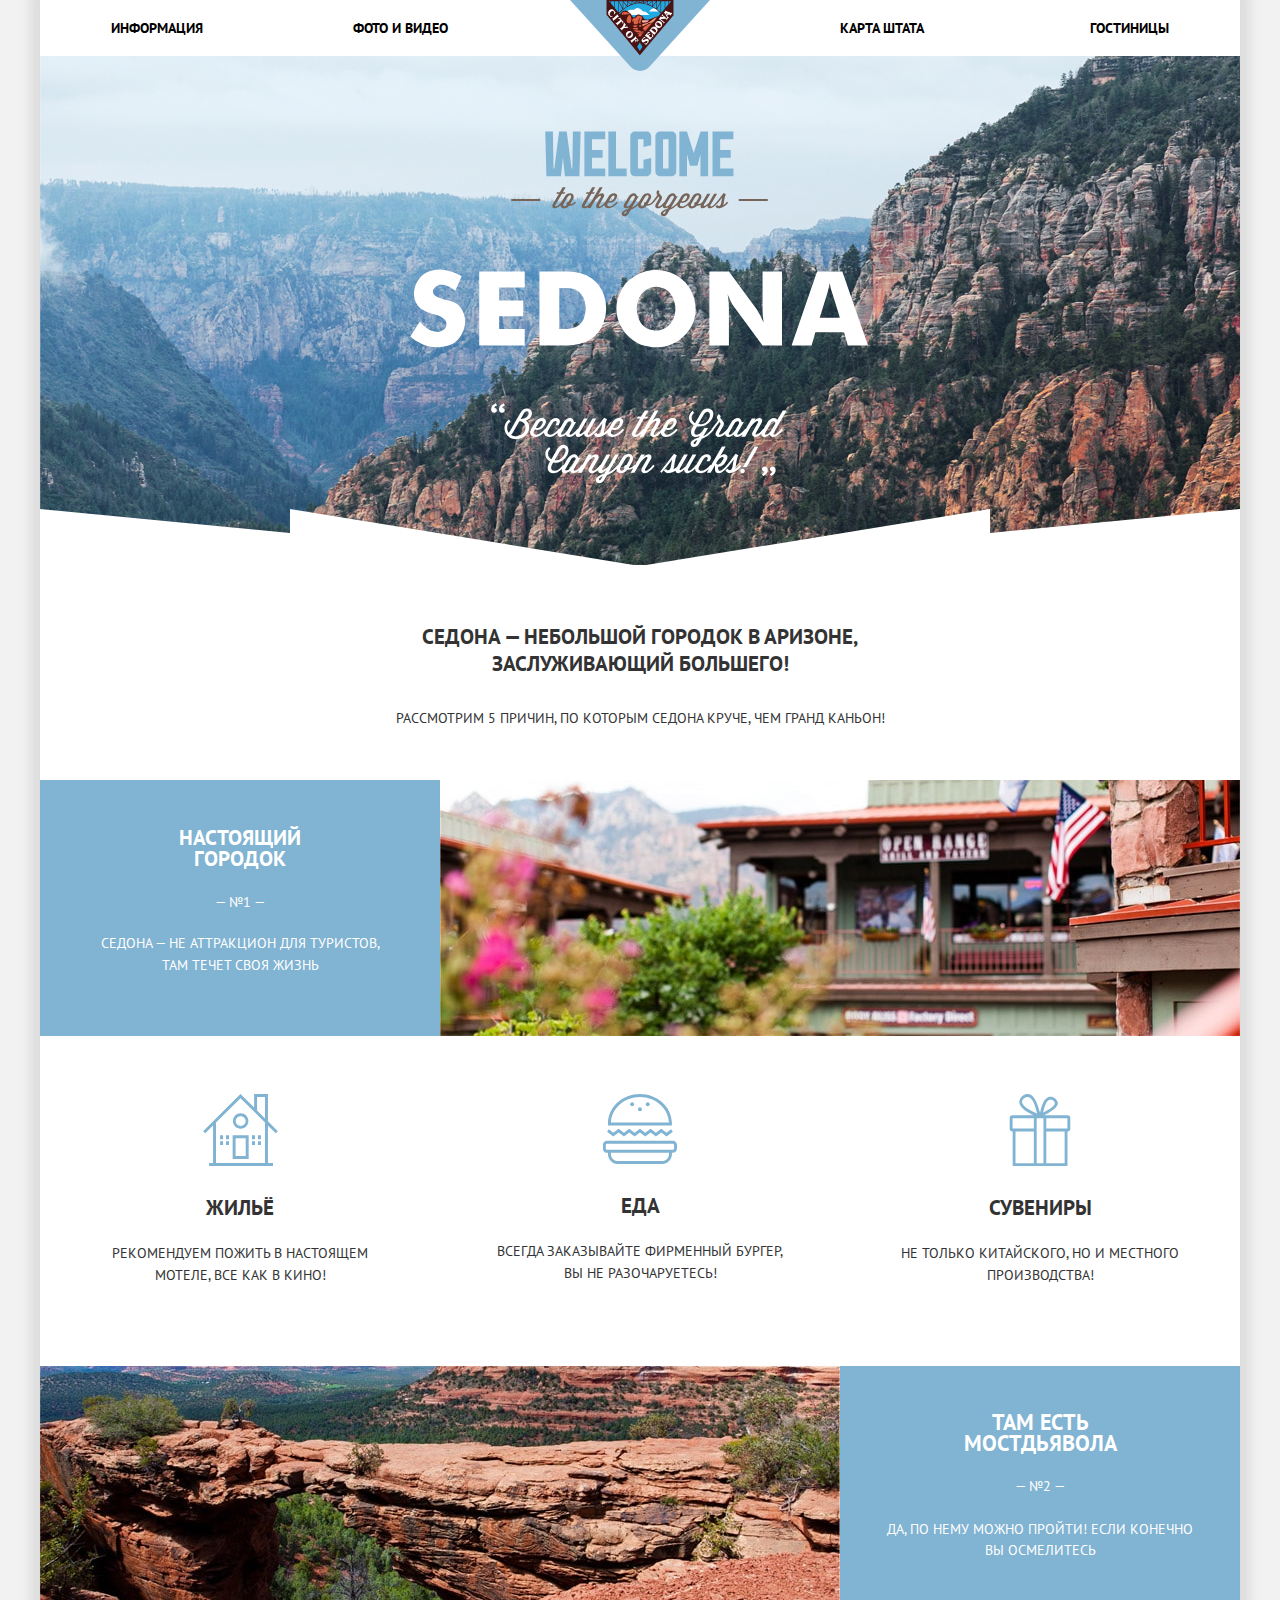
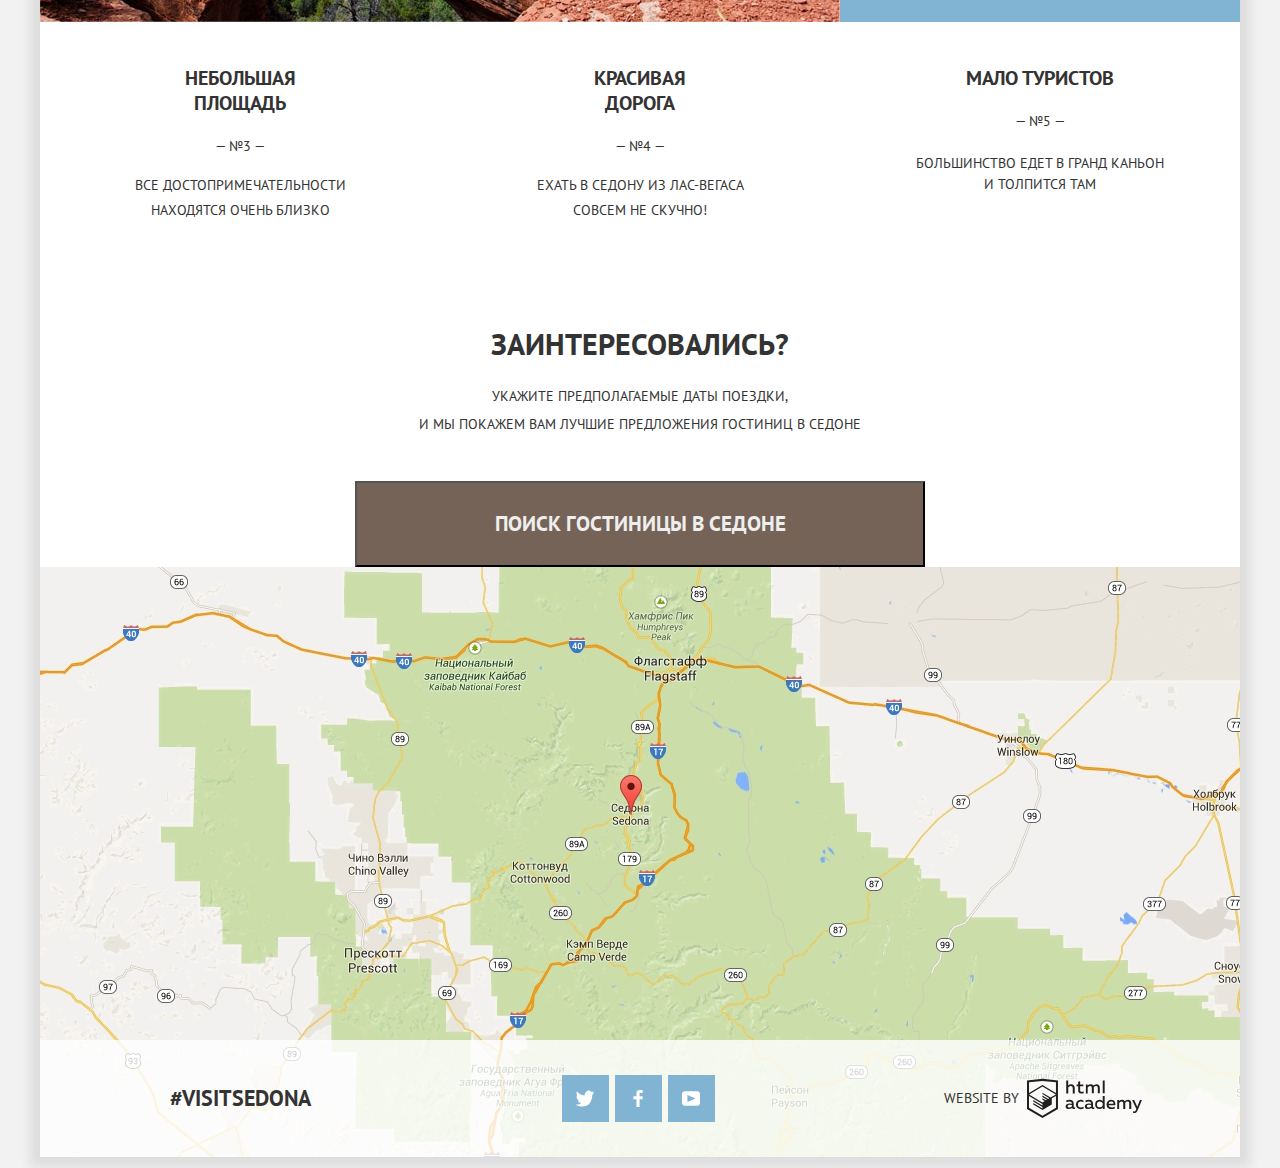
<file: index.html>
<!DOCTYPE html>
<html lang="ru">
<head>
  <meta charset="utf-8">
  <title>HTML Academy: Седона</title>
  <link href="css/normalize.css" rel="stylesheet">
  <link rel="stylesheet" type="text/css" href="css/style.css">
  <link href="https://fonts.googleapis.com/css?family=PT+Sans:400,700&amp;subset=cyrillic" rel="stylesheet"> 
</head>
<body>
  <div class="body container">
    <header class="container main-header">
      <nav class="main-nav">
        <ul  class="menu">
          <li class="menu-mini">
            <a href="#">Информация</a>
          </li>
          <li class="menu-mini">
            <a href="#">Фото и видео</a>
          </li>
          <li class="menu-mini">
            <a href="#">Карта штата</a>
          </li>
          <li class="menu-mini">
            <a href="catalog.html">Гостиницы</a>
          </li>
        </ul>
      </nav>
      <div class="logo">
        <a href="index.html"> <img src="img/logo-sedona.svg" width="140" height="71" alt="Логотип Седоны"></a> 
      </div>
    </header>
    <main class="container">
      <section class="intro" >
        <div class="header-background">
          <img  class="intro-text" src="img/intro-welcome.svg" width="459" height="353" alt="Надписи">
        </div>
      </section>
      <section class="main-info">
        <h1 class="visually-hidden">Седона-город в Аризоне</h1>
        <p class="header-title">Седона — небольшой городок в Аризоне, заслуживающий большего!</p>
        <p class="header-slogon">Рассмотрим 5 причин, по которым Седона круче, чем Гранд Каньон!</p>
      </section>
      <section class="features features-blue">
        <div class="feature-text">
          <h2>Настоящий городок</h2>
          <span class="number">— №1 —</span>
          <p>Седона — не аттракцион для туристов, там течет своя жизнь</p>
        </div>
        <div class="feature-img">
          <img src="img/dom.jpg" width="800" height="256" alt="Фотография дома">
        </div>
      </section>
      <section class="services">
        <ul class="features-items">
          <li class="feature-items">
            <svg xmlns="http://www.w3.org/2000/svg" width="75" height="72" viewBox="0 0 75 72"><g fill="#81B3D2"><path d="M29.656 65.033h16V41.21h-16v23.823zm2.937-20.899h10.125V62.11H32.593V44.134z"/><path d="M72.771 39.253l2.076-2.068-9.908-9.865V0H51.127v13.567L37.5 0 .152 37.185l2.077 2.068 7.832-7.795v37.618H6.124V72h63.875v-2.924H64.94V31.458l7.831 7.795zM62.002 69.076H12.999V28.534L37.5 4.149l24.502 24.385v40.542zm0-44.682l-7.938-7.902V2.924h7.938v21.47z"/><path d="M29.906 27.08c0 4.261 3.47 7.713 7.75 7.713 4.279 0 7.75-3.452 7.75-7.713 0-4.259-3.471-7.713-7.75-7.713-4.281 0-7.75 3.454-7.75 7.713zm7.75-4.945c2.744 0 4.969 2.214 4.969 4.945 0 2.732-2.225 4.948-4.969 4.948-2.746 0-4.97-2.216-4.97-4.948 0-2.731 2.225-4.945 4.97-4.945zM17.061 41.21h3v3.919h-3zM22.999 41.21h3v3.919h-3zM17.061 47.182h3v3.919h-3zM22.999 47.182h3v3.919h-3zM48.998 41.21h3v3.919h-3zM54.936 41.21h3v3.919h-3zM48.998 47.182h3v3.919h-3zM54.936 47.182h3v3.919h-3z"/></g></svg>
            <h3>Жильё</h3>
            <p>Рекомендуем пожить в настоящем мотеле, все как в кино!</p>
          </li>
          <li class="feature-items">
            <svg xmlns="http://www.w3.org/2000/svg" width="74" height="70" viewBox="0 0 74 70"><g fill="#81B3D2"><path d="M69.854 46.71H4.051c-2.274 0-4.135 1.94-4.135 4.313v3.504c0 2.372 1.861 4.313 4.135 4.313h.93v1.053c0 5.536 4.341 10.065 9.648 10.065h44.646c5.306 0 9.648-4.529 9.648-10.065V58.84h.93c2.274 0 4.135-1.941 4.135-4.313v-3.504c0-2.373-1.86-4.313-4.134-4.313zm-3.848 13.184c0 3.871-3.019 7.021-6.73 7.021H14.629c-3.711 0-6.731-3.15-6.731-7.021v-1.053h58.107v1.053zm5.065-5.367c0 .688-.558 1.271-1.218 1.271H4.051c-.66 0-1.217-.582-1.217-1.271v-3.504c0-.688.558-1.271 1.217-1.271h65.802c.66 0 1.218.582 1.218 1.271v3.504zM15.634 38.406l5.323 4.059 5.326-4.059 5.328 4.059 5.328-4.059 5.328 4.059 5.329-4.059 5.327 4.059 5.33-4.06 5.336 4.059 6.194-4.712-1.72-2.459-4.474 3.403-5.336-4.057-5.33 4.056-5.327-4.057-5.329 4.057-5.328-4.057-5.328 4.057-5.328-4.057-5.325 4.057-5.323-4.057-5.327 4.057-4.467-3.401-1.721 2.457 6.188 4.714zM7.978 31.544H68.855c.041-.619.069-1.241.069-1.87 0-.394-.016-.783-.032-1.173C68.227 12.657 54.186 0 36.952 0 19.719 0 5.677 12.657 5.013 28.501c-.017.39-.032.78-.032 1.173 0 .629.028 1.251.07 1.87h2.927zM36.952 3.043c15.591 0 28.35 11.316 29.021 25.458H7.931c.673-14.142 13.43-25.458 29.021-25.458z"/><ellipse cx="36.952" cy="15.26" rx="1.945" ry="2.03"/><ellipse cx="29.172" cy="10.23" rx="1.946" ry="2.03"/><ellipse cx="44.732" cy="10.23" rx="1.946" ry="2.03"/></g></svg>
            <h3>Еда</h3>
            <p>Всегда заказывайте фирменный бургер, вы не разочаруетесь!</p>
          </li>
          <li class="feature-items">
            <svg xmlns="http://www.w3.org/2000/svg" width="64" height="72" viewBox="0 0 64 76"><path fill-rule="evenodd" clip-rule="evenodd" fill="#81B3D2" d="M61.097 22.501H36.312C50.125 15.602 51.229 11.25 50.72 8.816c-1.162-3.963-5.692-7.023-10.002-5.407-5.569 2.089-7.137 10.388-8.644 16.387-1.924-6.07-3.784-13.814-8.136-17.737C22.677.921 20.843-.205 18.175.031c-4.026.356-9.802 5.382-7.458 10.981 2.251 5.378 9.687 8.777 14.578 11.489H2.879A2.882 2.882 0 0 0 0 25.37v11.322a2.882 2.882 0 0 0 2.879 2.869h.274V76h57.841V39.561h.103a2.882 2.882 0 0 0 2.88-2.869V25.37a2.882 2.882 0 0 0-2.88-2.869zM42.413 5.944c2.103-.31 4.982 1.299 5.255 3.209.393 2.756-3.4 5.255-5.086 6.421-2.523 1.744-4.928 2.643-7.287 4.055.884-3.69 2.549-13.011 7.118-13.685zm-22.882 9.968c-2.225-1.485-6.544-4.431-6.44-7.771.112-3.595 5.743-6.57 8.814-3.886 3.856 3.371 5.713 11.105 7.119 16.557-3.249-1.539-6.328-2.788-9.493-4.9zm5.972 57.114H6.136V39.561h19.368v33.465zm0-36.502H3.046V25.538h22.457v10.986zm10.157 0v36.503h-7.174V25.538h7.174v10.986zm22.351 36.502H38.644V39.561h19.367v33.465zm2.92-36.502H38.644V25.538h22.287v10.986z"/></svg>
            <h3>Сувениры</h3>
            <p>Не только китайского, но и местного производства!</p>
          </li>
        </ul>
      </section>
      <section class="bridge features-blue">
        <div class="bridge-img">
          <img src="img/devil-bridge.jpg" width="800" height="256" alt="Фотография моста дьявола">
        </div>
        <div class="bridge-text">
          <h2>Там есть<br> мостдьявола</h2>
          <span class="number">— №2 —</span>
          <p>Да, по нему можно пройти! Если конечно вы осмелитесь</p>
        </div>
      </section>
      <section class="features-info features-grey">
        <ul class="features-items">
          <li class="feature-items-bloc">
            <h2>Небольшая площадь</h2>
            <span class="number">— №3 —</span>
            <p>Все достопримечательности находятся очень близко</p>
          </li>
          <li class="feature-items-bloc">
            <h2>Красивая дорога</h2>
            <span class="number">— №4 —</span>
            <p>Ехать в Седону из Лас-Вегаса совсем не скучно!</p>
          </li>
          <li class="feature-items-bloc">
            <h2>Мало туристов</h2>
            <span class="number">— №5 —</span>
            <p>Большинство едет в Гранд Каньон и толпится там</p>
          </li>
        </ul>
      </section>
      <div class="button">
        <section class="interesting">
          <h2>Заинтересовались?</h2>
          <p>Укажите предполагаемые даты поездки,<br> и мы покажем Вам лучшие предложения гостиниц в Седоне</p>
          <button class="sinteresting-form" type="button">Поиск гостиницы в Седоне</button>
        </section>
        <h2 class="visually-hidden">Форма поиска отеля</h2>
        <section class="form-search modal-close">
          <form class="search-form-invisible" action="https://echo.htmlacademy.ru" method="post">
            <div class="in-row">
              <label for="date-in">Дата заезда:</label>
              <input  class="arrival-date" name="date-arrival" type="text" id="date-in" value="24 апреля 2017">
              <button class="calendar" type="button"><svg xmlns="http://www.w3.org/2000/svg" width="21" height="22" viewBox="0 0 21 22">
                <path d="M19.251 2.025h-2.845V.648c0-.381-.294-.689-.656-.689-.363 0-.656.308-.656.689v1.377h-3.938V.648c0-.381-.294-.689-.655-.689-.363 0-.657.308-.657.689v1.377H5.906V.648c0-.381-.294-.689-.656-.689-.363 0-.657.308-.657.689v1.377H1.75C.784 2.025 0 2.847 0 3.862v16.302C0 21.179.784 22 1.75 22h17.501c.966 0 1.749-.821 1.749-1.836V3.862c0-1.015-.783-1.837-1.749-1.837zm.437 18.139a.448.448 0 0 1-.437.459H1.75a.45.45 0 0 1-.438-.459V3.862a.45.45 0 0 1 .438-.459h2.844v1.378c0 .381.294.689.657.689.362 0 .656-.308.656-.689V3.403h3.938v1.378c0 .381.294.689.657.689.361 0 .655-.308.655-.689V3.403h3.938v1.378c0 .381.293.689.656.689.362 0 .656-.308.656-.689V3.403h2.845c.241 0 .437.206.437.459v16.302z"/>
                <path d="M4.594 8.225h2.625v2.066H4.594zM4.594 11.668h2.625v2.067H4.594zM4.594 15.112h2.625v2.066H4.594zM9.188 15.112h2.625v2.066H9.188zM9.188 11.668h2.625v2.067H9.188zM9.188 8.225h2.625v2.066H9.188zM13.781 15.112h2.625v2.066h-2.625zM13.781 11.668h2.625v2.067h-2.625zM13.781 8.225h2.625v2.066h-2.625z"/>
              </svg></button>
            </div>
            <div class="in-row">
              <label for="date-out">Дата выезда:</label>
              <input  class="departure-date" name="date-departure" type="text" id="date-out" value="4 июля 2017" >
              <button class="calendar" type="button"><svg xmlns="http://www.w3.org/2000/svg" width="21" height="22" viewBox="0 0 21 22">
                <path d="M19.251 2.025h-2.845V.648c0-.381-.294-.689-.656-.689-.363 0-.656.308-.656.689v1.377h-3.938V.648c0-.381-.294-.689-.655-.689-.363 0-.657.308-.657.689v1.377H5.906V.648c0-.381-.294-.689-.656-.689-.363 0-.657.308-.657.689v1.377H1.75C.784 2.025 0 2.847 0 3.862v16.302C0 21.179.784 22 1.75 22h17.501c.966 0 1.749-.821 1.749-1.836V3.862c0-1.015-.783-1.837-1.749-1.837zm.437 18.139a.448.448 0 0 1-.437.459H1.75a.45.45 0 0 1-.438-.459V3.862a.45.45 0 0 1 .438-.459h2.844v1.378c0 .381.294.689.657.689.362 0 .656-.308.656-.689V3.403h3.938v1.378c0 .381.294.689.657.689.361 0 .655-.308.655-.689V3.403h3.938v1.378c0 .381.293.689.656.689.362 0 .656-.308.656-.689V3.403h2.845c.241 0 .437.206.437.459v16.302z"/>
                <path d="M4.594 8.225h2.625v2.066H4.594zM4.594 11.668h2.625v2.067H4.594zM4.594 15.112h2.625v2.066H4.594zM9.188 15.112h2.625v2.066H9.188zM9.188 11.668h2.625v2.067H9.188zM9.188 8.225h2.625v2.066H9.188zM13.781 15.112h2.625v2.066h-2.625zM13.781 11.668h2.625v2.067h-2.625zM13.781 8.225h2.625v2.066h-2.625z"/>
              </svg></button>
            </div>
            <div class="in-row booking-people">
              <label class="choice-adults" for="adults">Взрослые:</label>
              <button class="button-minus-adults" type="button" aria-label="Уменьшить количество взрослых">
                <svg xmlns="http://www.w3.org/2000/svg" width="11" height="11" viewBox="0 0 22.354 22.354">
                  <path data-original="#000000" class="active-path" d="M0 8.61h22.354v5.133H0z"></path>
                </svg>
              </button>
              <input class="quantity" id="adults" type="text" value="" name="number-adults" placeholder="2">
              <button class="button-plus-adults" type="button" aria-label="Увеличить количество взрослых">
                <svg xmlns="http://www.w3.org/2000/svg" width="11" height="11" viewBox="0 0 533.333 533.333">
                  <path d="M516.667 200H333.333V16.667C333.333 7.462 325.871 0 316.667 0h-100C207.462 0 200 7.462 200 16.667V200H16.667C7.462 200 0 207.462 0 216.667v100c0 9.204 7.462 16.666 16.667 16.666H200v183.334c0 9.204 7.462 16.666 16.667 16.666h100c9.204 0 16.667-7.462 16.667-16.666V333.333h183.333c9.204 0 16.667-7.462 16.667-16.666v-100c-.001-9.205-7.463-16.667-16.667-16.667z" data-original="#000000" class="active-path"></path>
                </svg>
              </button>
              <label class="choice-child" for="child">Дети:</label>
              <button class="button-minus-child" type="button" aria-label="Уменьшить количество детей">
                <svg xmlns="http://www.w3.org/2000/svg" width="11" height="11" viewBox="0 0 22.354 22.354">
                  <path data-original="#000000" class="active-path" d="M0 8.61h22.354v5.133H0z"></path>
                </svg>
              </button>
              <input class="quantity" id="child" type="text" value="" name="number-child" placeholder="0">
              <button class="button-plus-child" type="button" aria-label="Увеличить количество детей">
                <svg xmlns="http://www.w3.org/2000/svg" width="11" height="11" viewBox="0 0 533.333 533.333">
                  <path d="M516.667 200H333.333V16.667C333.333 7.462 325.871 0 316.667 0h-100C207.462 0 200 7.462 200 16.667V200H16.667C7.462 200 0 207.462 0 216.667v100c0 9.204 7.462 16.666 16.667 16.666H200v183.334c0 9.204 7.462 16.666 16.667 16.666h100c9.204 0 16.667-7.462 16.667-16.666V333.333h183.333c9.204 0 16.667-7.462 16.667-16.666v-100c-.001-9.205-7.463-16.667-16.667-16.667z" data-original="#000000" class="active-path"></path>
                </svg>
              </button>
            </div>
            <button class="find" type="submit" >Найти</button>
          </form>   
        </section>
      </div>
      <div class="map">
        <iframe src="https://www.google.com/maps/embed?pb=!1m14!1m8!1m3!1d837312.8398026426!2d-111.9788166!3d34.9377241!3m2!1i1024!2i768!4f13.1!3m3!1m2!1s0x872da132f942b00d%3A0x5548c523fa6c8efd!2z0KHQtdC00L7QvdCwLCDQkNGA0LjQt9C-0L3QsCwg0KHQqNCQ!5e0!3m2!1sru!2sru!4v1456061949857" width="1200" height="593" style="border:0" allowfullscreen></iframe>
      </div>
    </main>
    <footer class="container home-footer">
      <div>
        <span class="visitsedona">#Visitsedona</span>
      </div>
      <div class="share">
        <ul class="share-list">
          <li class="soc-item">
            <a class="social-item" href="#"><span class="visually-hidden">Twitter</span>
              <svg xmlns="http://www.w3.org/2000/svg" xmlns:xlink="http://www.w3.org/1999/xlink" width="18" height="17"          viewBox="0 0 17 15">
               <path fill="#ffffff" d="M10.95.144c1.685-.496 2.984.27 3.577 1.179.673-.231 1.331-.481 2.011-.708a2.345 2.345 0 0 1-.857 1.768c.685.17 1.304-.491 1.304-.491-.169 1-1.006 1.788-1.563 2.024-.231 6.75-3.175 11.217-10.077 11.082h-.446c-.41 0-4.164-.46-4.898-1.887 2.271.196 3.893-.422 4.693-1.177-.96-.3-2.679-.477-2.979-2.95.349.106.564.228 1.19.119C1.705 8.247.374 7.53.448 5.33c.285.328 1.067.536 1.34.472C1.085 5.561-.182 2.442.894.85c1.818 1.854 3.735 3.606 7.152 3.773C8.254 2.33 9.183.793 10.95.144z" />
              </svg>
            </a>
          </li>
          <li class="soc-item">
            <a class="social-item" href="#">
              <span class="visually-hidden">Facebook</span><svg xmlns="http://www.w3.org/2000/svg"
                width="18" height="17" viewBox="0 0 12 22">
                <path fill="#ffffff" d="M12 4V0H8a4 4 0 0 0-4 4v4H0v4h4v10h4V12h4V8H8V4h4z" />
              </svg>
            </a>
          </li>
          <li class="soc-item">
            <a class="social-item" href="#"><span class="visually-hidden">Youtube</span>
              <svg xmlns="http://www.w3.org/2000/svg" xmlns:xlink="http://www.w3.org/1999/xlink" width="18" height="17"
          viewBox="0 0 20 16">
               <path fill="#ffffff" d="M17 0H3C1.35 0 0 1.35 0 3v10c0 1.65 1.35 3 3 3h14c1.65 0 3-1.35 3-3V3c0-1.65-1.35-3-3-3zM6.027 11.998V4.002L15.014 8l-8.987 3.998z" />
              </svg>
            </a>
          </li>
        </ul>
      </div>
      <div class="copyright-logo">
        <p>Website by</p>
        <a href="https://htmlacademy.ru/intensive/htmlcss" class="copy-logo">
          <svg id="Layer_1" data-name="Layer 1" xmlns="http://www.w3.org/2000/svg" viewBox="0 0 108.08 36.85" width="115" height="41"><title>logo-htmlacademy-small1</title><path d="M44.61,26.88a2,2,0,0,0,.55-0.1v1.33a3.25,3.25,0,0,1-1.18.21,1.67,1.67,0,0,1-1.67-1,4.84,4.84,0,0,1-3.14,1.08c-1.51,0-2.91-.83-2.91-2.55,0-2.13,2-2.79,3.71-2.79a11.08,11.08,0,0,1,2.17.25v-0.3c0-1-.76-1.77-2.19-1.77a7.42,7.42,0,0,0-3,.64v-1.7a10.21,10.21,0,0,1,3.19-.55c2.36,0,3.81,1.12,3.81,3.65v3a0.54,0.54,0,0,0,.49.59h0.17Zm-6.44-1.13A1.35,1.35,0,0,0,39.63,27h0.11a3.39,3.39,0,0,0,2.41-1V24.58a9.72,9.72,0,0,0-1.81-.21c-1,0-2.16.33-2.16,1.38h0Zm12.36-6.11a5,5,0,0,1,2.57.64V22a4.08,4.08,0,0,0-2.3-.7,2.75,2.75,0,1,0,0,5.49,5,5,0,0,0,2.43-.64v1.71a6.27,6.27,0,0,1-2.76.57A4.21,4.21,0,0,1,46,24.51q0-.21,0-0.41a4.32,4.32,0,0,1,4.18-4.46h0.38Zm12.17,7.24a2,2,0,0,0,.55-0.1v1.33a3.25,3.25,0,0,1-1.18.21,1.67,1.67,0,0,1-1.67-1,4.84,4.84,0,0,1-3.14,1.08c-1.51,0-2.91-.83-2.91-2.55,0-2.13,2-2.79,3.71-2.79a11.08,11.08,0,0,1,2.17.25v-0.3c0-1-.76-1.77-2.19-1.77a7.42,7.42,0,0,0-3,.64v-1.7a10.21,10.21,0,0,1,3.19-.55c2.36,0,3.81,1.12,3.81,3.65v3a0.54,0.54,0,0,0,.49.59h0.17Zm-6.44-1.13A1.35,1.35,0,0,0,57.73,27h0.11a3.39,3.39,0,0,0,2.41-1V24.58a9.72,9.72,0,0,0-1.81-.21c-1.06,0-2.16.33-2.16,1.38h0ZM73,16V28.2H71.35V26.88a3.88,3.88,0,0,1-3.19,1.54,4.4,4.4,0,0,1,0-8.78,3.81,3.81,0,0,1,3,1.3V16H73Zm-4.53,5.22a2.76,2.76,0,1,0,0,5.52A2.86,2.86,0,0,0,71.15,25V23A2.91,2.91,0,0,0,68.49,21.27ZM79,19.64c3.31,0,4.46,2.68,3.92,5.09H76.7c0.21,1.5,1.67,2.11,3.19,2.11a6.11,6.11,0,0,0,2.64-.59v1.6a7.14,7.14,0,0,1-3,.57C77,28.42,74.78,27,74.78,24a4.18,4.18,0,0,1,4-4.39H79Zm0.09,1.54a2.28,2.28,0,0,0-2.44,2.1v0.06H81.3A2,2,0,0,0,79.13,21.18Zm5.73,7V19.87h1.65v1a3.81,3.81,0,0,1,2.78-1.27A2.86,2.86,0,0,1,91.89,21a4.12,4.12,0,0,1,2.91-1.33A3.06,3.06,0,0,1,98,23V28.2h-1.9V23.05a1.59,1.59,0,0,0-1.42-1.75H94.42a2.8,2.8,0,0,0-2.07,1.12V28.2h-1.9V23.05A1.59,1.59,0,0,0,89,21.31H88.8a3,3,0,0,0-2.21,1.29v5.63H84.86Zm21.31-8.33h1.9l-3.91,9.46c-0.9,2.17-2.09,2.86-3.35,2.86a4.76,4.76,0,0,1-1.1-.14V30.46a2.86,2.86,0,0,0,.85.12c0.9,0,1.58-.64,2.07-1.9l0.17-.42-4-8.4h2l2.86,6.29ZM38.73,1.46V6.22a3.81,3.81,0,0,1,2.7-1.14,3.25,3.25,0,0,1,3.44,3.4v5.15H43V8.72a1.81,1.81,0,0,0-1.61-2h-0.3a2.93,2.93,0,0,0-2.32,1.39v5.52h-1.9V1.46h1.9ZM49.94,2.31v3h3V6.91h-3v3.81c0,1.1.5,1.46,1.58,1.46a4.49,4.49,0,0,0,1.69-.33v1.6A6.8,6.8,0,0,1,51,13.8a2.55,2.55,0,0,1-2.86-2.74V6.89H46.58V5.26h1.5V2.74Zm5.4,11.31V5.28H57v1A3.81,3.81,0,0,1,59.77,5a2.86,2.86,0,0,1,2.6,1.33A4.12,4.12,0,0,1,65.28,5,3.06,3.06,0,0,1,68.44,8.4v5.21h-1.9V8.46a1.59,1.59,0,0,0-1.42-1.75H64.89a2.8,2.8,0,0,0-2.07,1.12v5.78h-1.9V8.46A1.59,1.59,0,0,0,59.5,6.71H59.27A3,3,0,0,0,57.06,8v5.63H55.34ZM71.17,1.45H73V13.6H71.17V1.45ZM14.71,0H14.55L0,1.54V28.21l14.55,8.66,14.55-8.66V1.54Zm12.5,27.1L14.55,34.64,1.9,27.12V16.18l12.59,7.5V25L5.86,19.9v1.31l8.68,5.21v1.39L5.87,22.65V24l8.68,5.21,8.75-5.24V18.31L27.2,16V27.12Zm0-12.53-3.48,2-1.6,1L14.51,13v1.31L21,18.23H21l-0.14.09-1,.54-5.37-3.2V17l4.24,2.52-1,.67-3.2-1.9v1.31l2.1,1.24L14.5,22.1,2,14.65,14.51,7.11Zm0-1.32L14.49,5.76,1.91,13.25v-10L14.56,1.92,27.21,3.25v10h0Z" transform="translate(0 -0.02)" fill="#231f20"/></svg>
        </a>
      </div>
    </footer>
  </div> 
  <script src="js/main.js"></script>
</body>
</html>
</file>
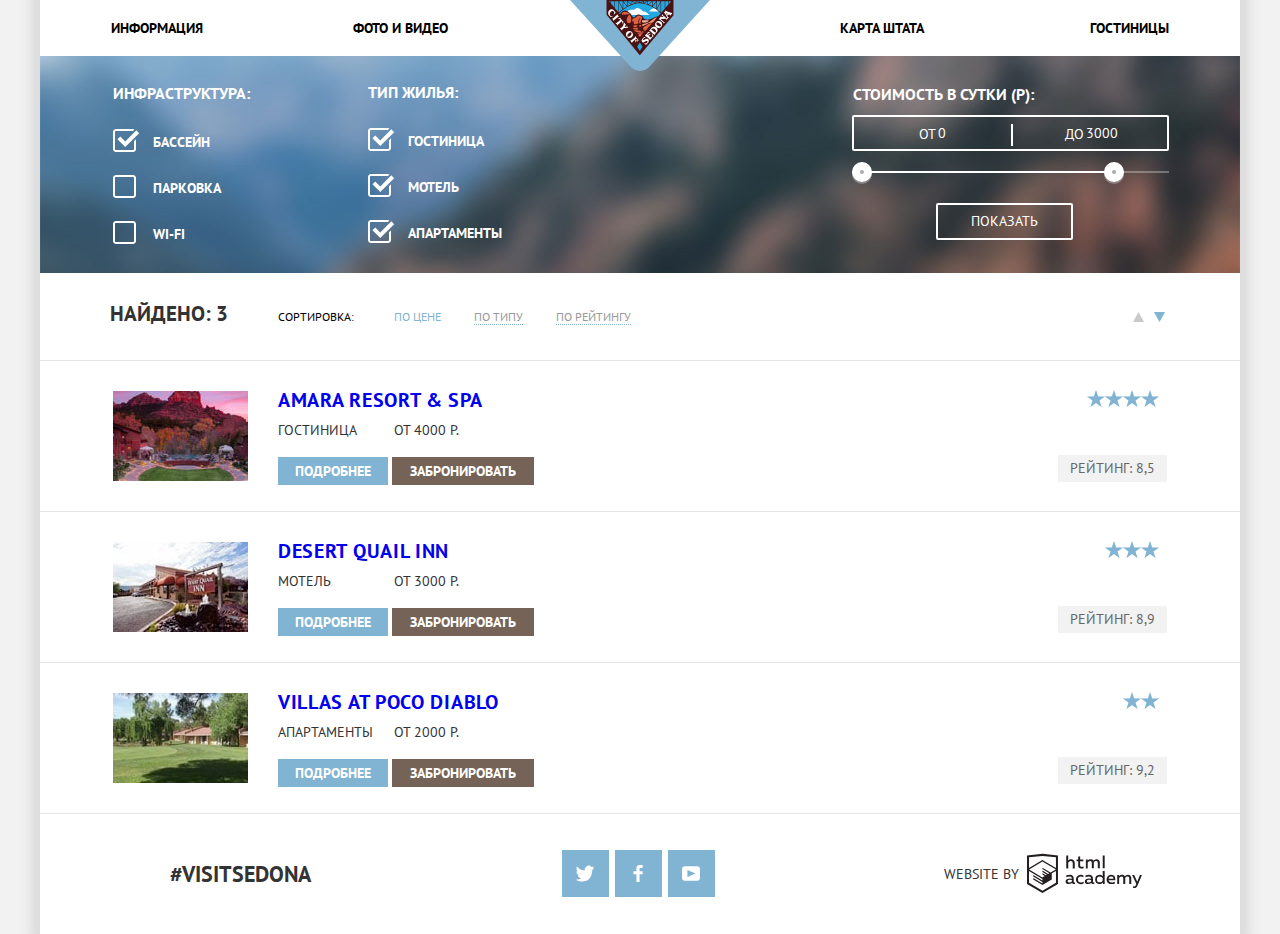
<file: catalog.html>
<!DOCTYPE html>
<html lang="ru">
	<head>
		<meta charset="utf-8">
		<title>Макет HTML Academy "Седона"</title>
		<link href="css/normalize.css" rel="stylesheet">
		<link rel="stylesheet" type="text/css" href="css/style.css">
		<link href="https://fonts.googleapis.com/css?family=PT+Sans:400,700&amp;subset=cyrillic" rel="stylesheet"> 
	</head>
	<body>
		<div class="body container">
			<header class="container main-header">
				<nav class="main-nav">
					<ul  class="menu">
						<li class="menu-mini">
							<span>Информация</span>
						</li>
						<li class="menu-mini">
							<a href="#">Фото и видео</a>
						</li>
						<li class="menu-mini">
							<a href="#">Карта штата</a>
						</li>
						<li class="menu-mini">
							<a href="catalog.html">Гостиницы</a>
						</li>
					</ul>
				</nav>
				<div class="logo">
					<a href="index.html"> <img src="img/logo-sedona.svg" width="140" height="71" alt="Логотип Седоны"></a> 
				</div>
			</header>
			<main>
				<section class="selection options-form">
					<form action="results.html" method="post" class="selection-form">
						<div class="infrastructure">
							<h2>Инфраструктура:</h2>
							<ul class="selection-list-1">
								<li class="catalog-filter-option">
									<input class="visually-hidden" type="checkbox" id="pool" name="pool" checked>
									<label for="pool">Бассейн</label>
								</li>
								<li class="catalog-filter-option">
									<input class="visually-hidden" type="checkbox" id="parking" name="parking">
									<label for="parking">Парковка</label>
								</li>
								<li class="catalog-filter-option">
									<input class="visually-hidden" type="checkbox" id="wi-fi" name="wi-fi">
									<label for="wi-fi">WI-FI</label>
								</li>
							</ul>
						</div>
						<div class="infrastructure-housing">
							<h2>Тип жилья:</h2>
							<ul class="selection-list-1">
								<li class="catalog-filter-option">
									<input class="visually-hidden" type="checkbox" id="hotel" name="hotel" checked>
									<label for="hotel">Гостиница</label>
								</li>
								<li class="catalog-filter-option">
									<input class="visually-hidden" type="checkbox" id="motel" name="motel" checked>
									<label for="motel">Мотель</label>
								</li>
								<li class="catalog-filter-option">
									<input class="visually-hidden" type="checkbox" id="aps" name="apartaments" checked>
									<label for="aps">Апартаменты</label>
								</li>
							</ul>
						</div>
						<div class="price"><h2>Стоимость в сутки (р):</h2>
							<div>
								<div class="catalog-filter-price">
									<label class="min-price" for="PriceMin">От</label>
									<input type="text" name="PriceMin" id="PriceMin" value="0">
									<label for="PriceMax">До</label>
									<input type="text" name="PriceMax" id="PriceMax" value="3000">
								</div>
								<div class="catalog-filter-price-slider">
									<div class="catalog-filter-price-slider-min"></div>
									<div class="catalog-filter-price-slider-max"></div>
								</div>
							</div>
								<button class="filter-button" type="submit">Показать</button>
						</div>
					</form>
				</section>
					<section class="result">
						<h2>Найдено: 3</h2>
						<ul class="result-list">
							<li>Сортировка:</li>
							<li><a class="active-sort" href="#">По цене</a></li>
							<li><a href="#">По типу</a></li>
							<li><a href="#">По рейтингу</a></li>
						</ul>
						<div class="up-down-sort">
							<a class="sort-arrow-up" href="#"><svg xmlns="http://www.w3.org/2000/svg" width="11" height="10" viewBox="0 0 11 10"> <path d="M5.5 0L0 10h11z" /></svg></a>
                            <a class="sort-arrow-down" href="#"> <svg xmlns="http://www.w3.org/2000/svg" width="11" height="10" viewBox="0 0 11 10"> <path d="M5.5 10L0 0h11" /></svg></a>
						</div>
					</section>
					<h1 class="visually-hidden">Католог гостиниц города Седона</h1>
					<article class="result-item">
						<img src="img/amara.jpg" width="135" height="90" alt="Фотография Амара">
						<div class="result-info">
							<h2><a class="searching-hotel" href="#">Amara resort & spa</a></h2>
							<div>
								<span class="catalog-category">Гостиница</span>
								<span>От 4000 р.</span>
							</div>
							<a href="#" class="info-btn">Подробнее</a>
							<a href="#" class="book-btn">Забронировать</a>
						</div>
						<div class="result-rating">
							<div class="stars">
								<img src="img/stars.png" width="18" height="17" alt="Звезда">
								<img src="img/stars.png" width="18" height="17" alt="Звезда">
								<img src="img/stars.png" width="18" height="17" alt="Звезда">
								<img src="img/stars.png" width="18" height="17" alt="Звезда">
							</div>
							<span class="mark">Рейтинг: 8,5</span>
						</div>
					</article>
					<article class="result-item">
						<img src="img/desert.jpg" width="135" height="90" alt="Фотография Десерт">
						<div class="result-info">
							<h2><a class="searching-hotel" href="#">Desert quail inn</a></h2>
							<div>
								<span class="catalog-category">Мотель</span>
								<span>От 3000 р.</span>	
							</div>
							<a href="#" class="info-btn">Подробнее</a>
							<a href="#" class="book-btn">Забронировать</a>
						</div>
						<div class="result-rating">
							<div class="stars">
								<img src="img/stars.png" width="18" height="17" alt="Звезда">
								<img src="img/stars.png" width="18" height="17" alt="Звезда">
								<img src="img/stars.png" width="18" height="17" alt="Звезда">
							</div>
							<span class="mark">Рейтинг: 8,9</span>
						</div>
					</article>
					<article class="result-item">
						<img src="img/villas.jpg" width="135" height="90" alt="Фотография Виллас">
						<div class="result-info">
							<h2><a class="searching-hotel" href="#">Villas at poco diablo</a></h2>
							<div>
								<span class="catalog-category">Апартаменты</span>
								<span>От 2000 р.</span>	
							</div>
							<a href="#" class="info-btn">Подробнее</a>
							<a href="#" class="book-btn">Забронировать</a>
						</div>
						<div class="result-rating">
							<div class="stars">
								<img src="img/stars.png" width="18" height="17" alt="Звезда">
								<img src="img/stars.png" width="18" height="17" alt="Звезда">
							</div>
							<span class="mark">Рейтинг: 9,2</span>
						</div>
					</article>
			</main>
			<footer class="container home-footer-catalog">
				<div>
					<span class="visitsedona">#VISITSEDONA</span>
				</div>
				<div class="share">
					<ul class="share-list">
						<li class="soc-item">
							<a class="social-item" href="#"><span class="visually-hidden">Twitter</span>
								<svg xmlns="http://www.w3.org/2000/svg" xmlns:xlink="http://www.w3.org/1999/xlink" width="18" height="17"
								viewBox="0 0 17 15">
								<path fill="#ffffff" d="M10.95.144c1.685-.496 2.984.27 3.577 1.179.673-.231 1.331-.481 2.011-.708a2.345 2.345 0 0 1-.857 1.768c.685.17 1.304-.491 1.304-.491-.169 1-1.006 1.788-1.563 2.024-.231 6.75-3.175 11.217-10.077 11.082h-.446c-.41 0-4.164-.46-4.898-1.887 2.271.196 3.893-.422 4.693-1.177-.96-.3-2.679-.477-2.979-2.95.349.106.564.228 1.19.119C1.705 8.247.374 7.53.448 5.33c.285.328 1.067.536 1.34.472C1.085 5.561-.182 2.442.894.85c1.818 1.854 3.735 3.606 7.152 3.773C8.254 2.33 9.183.793 10.95.144z" />
								</svg>
							</a>
						</li>
						<li class="soc-item">
							<a class="social-item" href="#">
								<span class="visually-hidden">Facebook</span><svg xmlns="http://www.w3.org/2000/svg"
							width="18" height="17" viewBox="0 0 12 22">
							<path fill="#ffffff" d="M12 4V0H8a4 4 0 0 0-4 4v4H0v4h4v10h4V12h4V8H8V4h4z" />
								</svg>
							</a>
						</li>
						<li class="soc-item">
							<a class="social-item" href="#"><span class="visually-hidden">Youtube</span>
								<svg xmlns="http://www.w3.org/2000/svg" xmlns:xlink="http://www.w3.org/1999/xlink" width="18" height="17"
						viewBox="0 0 20 16">
						<path fill="#ffffff" d="M17 0H3C1.35 0 0 1.35 0 3v10c0 1.65 1.35 3 3 3h14c1.65 0 3-1.35 3-3V3c0-1.65-1.35-3-3-3zM6.027 11.998V4.002L15.014 8l-8.987 3.998z" />
								</svg>
							</a>
						</li>
					</ul>
				</div>
				<div class="copyright-logo">
					<p>Website by</p>
					<a href="https://htmlacademy.ru/intensive/htmlcss" class="copy-logo">
						<svg id="Layer_1" data-name="Layer 1" xmlns="http://www.w3.org/2000/svg" viewBox="0 0 108.08 36.85" width="115" height="41"><title>logo-htmlacademy-small1</title><path d="M44.61,26.88a2,2,0,0,0,.55-0.1v1.33a3.25,3.25,0,0,1-1.18.21,1.67,1.67,0,0,1-1.67-1,4.84,4.84,0,0,1-3.14,1.08c-1.51,0-2.91-.83-2.91-2.55,0-2.13,2-2.79,3.71-2.79a11.08,11.08,0,0,1,2.17.25v-0.3c0-1-.76-1.77-2.19-1.77a7.42,7.42,0,0,0-3,.64v-1.7a10.21,10.21,0,0,1,3.19-.55c2.36,0,3.81,1.12,3.81,3.65v3a0.54,0.54,0,0,0,.49.59h0.17Zm-6.44-1.13A1.35,1.35,0,0,0,39.63,27h0.11a3.39,3.39,0,0,0,2.41-1V24.58a9.72,9.72,0,0,0-1.81-.21c-1,0-2.16.33-2.16,1.38h0Zm12.36-6.11a5,5,0,0,1,2.57.64V22a4.08,4.08,0,0,0-2.3-.7,2.75,2.75,0,1,0,0,5.49,5,5,0,0,0,2.43-.64v1.71a6.27,6.27,0,0,1-2.76.57A4.21,4.21,0,0,1,46,24.51q0-.21,0-0.41a4.32,4.32,0,0,1,4.18-4.46h0.38Zm12.17,7.24a2,2,0,0,0,.55-0.1v1.33a3.25,3.25,0,0,1-1.18.21,1.67,1.67,0,0,1-1.67-1,4.84,4.84,0,0,1-3.14,1.08c-1.51,0-2.91-.83-2.91-2.55,0-2.13,2-2.79,3.71-2.79a11.08,11.08,0,0,1,2.17.25v-0.3c0-1-.76-1.77-2.19-1.77a7.42,7.42,0,0,0-3,.64v-1.7a10.21,10.21,0,0,1,3.19-.55c2.36,0,3.81,1.12,3.81,3.65v3a0.54,0.54,0,0,0,.49.59h0.17Zm-6.44-1.13A1.35,1.35,0,0,0,57.73,27h0.11a3.39,3.39,0,0,0,2.41-1V24.58a9.72,9.72,0,0,0-1.81-.21c-1.06,0-2.16.33-2.16,1.38h0ZM73,16V28.2H71.35V26.88a3.88,3.88,0,0,1-3.19,1.54,4.4,4.4,0,0,1,0-8.78,3.81,3.81,0,0,1,3,1.3V16H73Zm-4.53,5.22a2.76,2.76,0,1,0,0,5.52A2.86,2.86,0,0,0,71.15,25V23A2.91,2.91,0,0,0,68.49,21.27ZM79,19.64c3.31,0,4.46,2.68,3.92,5.09H76.7c0.21,1.5,1.67,2.11,3.19,2.11a6.11,6.11,0,0,0,2.64-.59v1.6a7.14,7.14,0,0,1-3,.57C77,28.42,74.78,27,74.78,24a4.18,4.18,0,0,1,4-4.39H79Zm0.09,1.54a2.28,2.28,0,0,0-2.44,2.1v0.06H81.3A2,2,0,0,0,79.13,21.18Zm5.73,7V19.87h1.65v1a3.81,3.81,0,0,1,2.78-1.27A2.86,2.86,0,0,1,91.89,21a4.12,4.12,0,0,1,2.91-1.33A3.06,3.06,0,0,1,98,23V28.2h-1.9V23.05a1.59,1.59,0,0,0-1.42-1.75H94.42a2.8,2.8,0,0,0-2.07,1.12V28.2h-1.9V23.05A1.59,1.59,0,0,0,89,21.31H88.8a3,3,0,0,0-2.21,1.29v5.63H84.86Zm21.31-8.33h1.9l-3.91,9.46c-0.9,2.17-2.09,2.86-3.35,2.86a4.76,4.76,0,0,1-1.1-.14V30.46a2.86,2.86,0,0,0,.85.12c0.9,0,1.58-.64,2.07-1.9l0.17-.42-4-8.4h2l2.86,6.29ZM38.73,1.46V6.22a3.81,3.81,0,0,1,2.7-1.14,3.25,3.25,0,0,1,3.44,3.4v5.15H43V8.72a1.81,1.81,0,0,0-1.61-2h-0.3a2.93,2.93,0,0,0-2.32,1.39v5.52h-1.9V1.46h1.9ZM49.94,2.31v3h3V6.91h-3v3.81c0,1.1.5,1.46,1.58,1.46a4.49,4.49,0,0,0,1.69-.33v1.6A6.8,6.8,0,0,1,51,13.8a2.55,2.55,0,0,1-2.86-2.74V6.89H46.58V5.26h1.5V2.74Zm5.4,11.31V5.28H57v1A3.81,3.81,0,0,1,59.77,5a2.86,2.86,0,0,1,2.6,1.33A4.12,4.12,0,0,1,65.28,5,3.06,3.06,0,0,1,68.44,8.4v5.21h-1.9V8.46a1.59,1.59,0,0,0-1.42-1.75H64.89a2.8,2.8,0,0,0-2.07,1.12v5.78h-1.9V8.46A1.59,1.59,0,0,0,59.5,6.71H59.27A3,3,0,0,0,57.06,8v5.63H55.34ZM71.17,1.45H73V13.6H71.17V1.45ZM14.71,0H14.55L0,1.54V28.21l14.55,8.66,14.55-8.66V1.54Zm12.5,27.1L14.55,34.64,1.9,27.12V16.18l12.59,7.5V25L5.86,19.9v1.31l8.68,5.21v1.39L5.87,22.65V24l8.68,5.21,8.75-5.24V18.31L27.2,16V27.12Zm0-12.53-3.48,2-1.6,1L14.51,13v1.31L21,18.23H21l-0.14.09-1,.54-5.37-3.2V17l4.24,2.52-1,.67-3.2-1.9v1.31l2.1,1.24L14.5,22.1,2,14.65,14.51,7.11Zm0-1.32L14.49,5.76,1.91,13.25v-10L14.56,1.92,27.21,3.25v10h0Z" transform="translate(0 -0.02)" fill="#231f20"/></svg>
					</a>
				</div>
			</footer>
		</div>
	</body>
</html>
</file>
<file: css/style.css>
body {
  position: relative;
  margin: 0;
  font-family: 'PT Sans', Arial, sans-serif;
  font-size: 14px;
  line-height: 26px;
  color: #333333;
  text-transform: uppercase;
  background-color: #f2f2f2;
  background-position: top center;
  background-repeat: no-repeat;
}
.body {
  width: 1200px;
  margin: auto;
  box-shadow: 0 0 10px 10px rgba(221, 221, 221, 1); 
}
a {
  text-decoration: none;
}
.calendar{
  background-image: url('img/calendar.svg') no-repeat 50% 50%;  
}
.main-header{
  position: relative;
  width: 1200px;
  margin: 0 auto;
  background-color: #ffffff;
}
.main-nav {
  line-height: 26px;
  font-weight: bold;
  background-color: #ffffff;
}
.main-nav a {
  color: #000000;
}
.main-nav a:hover,
.main-nav a:focus {
  color: #81b3d2;
}
.main-nav a:active {
  color: rgba(0, 0, 0, 0.3);
}
.menu{
  display: flex;
  justify-content: space-between;
  min-height: 56px;
}
.menu li{
  margin: auto;
}
.main-header {
  width: 100%;
  min-height: 40px;
}
.main-nav {
  display: -webkit-box;
  display: -ms-flexbox;
  display: flex;
  -webkit-box-orient: vertical;
  -webkit-box-direction: normal;
      -ms-flex-direction: column;
          flex-direction: column;
  -webkit-box-align: center;
      -ms-flex-align: center;
          align-items: center;
  margin: auto;
  min-height: 55px;
  font-size: 14px;
  line-height: 26px;
  color: #000000;
  background-color: #ffffff;
}
.menu {
  display: -webkit-box;
  display: -ms-flexbox;
  display: flex;
  -ms-flex-wrap: wrap;
      flex-wrap: wrap;
  -webkit-box-pack: justify;
      -ms-flex-pack: justify;
          justify-content: space-between;
  width: 100%; 
  padding: 0;
  list-style: none;
}
.menu li {
  width: 300px;
      padding: 15px 0;
  -webkit-box-sizing: border-box;
          box-sizing: border-box;
}
.menu a {
  font-weight: 700;
}
.menu li.active a {
  color: #7f6d62 ;
}
.menu li:nth-child(1) {
  padding-left: 71px;
  text-align: left;
}
.menu li:nth-child(2) {
  padding-left: 13px;
  text-align: left;
}
.menu li:nth-child(3) {
  padding-right: 16px;
  text-align: right;
}
.menu li:nth-child(4) {
  padding-right: 71px;
  text-align: right;
}
.menu a,
.feature-item b {
  color: #000000;
}
.menu a:hover,
.menu a:focus {
  color: #81b3d2;
}
.menu a:active {
  color: #d5d5d5;
}
.interesting {
  min-height: 257px;
  padding-top: 44px;
}
.interesting h2{
  font-size: 30px;
}
.header-title {
  text-align: center;
  line-height: 27px;
  font-size: 21px;
  font-weight: bold;
  padding: 0px 300px;
  padding-top: 37px;
  padding-bottom: 6px;
}
.header-slogon,
.interesting p {
  text-align: center;
  line-height: 28px;
  background-color: #ffffff;
  color: #333333;
}
.map {
  background-color: #f2f2f2;
  background-image: url('../img/map.png'); 
  height: 590px;
}
.home-footer {
  background-color: rgba(255, 255, 255, 0.9);
  position: absolute; 
  bottom: 0px;
}
.home-footer span {
  line-height: 26px;
  font-weight: bold;
      align-items: center;
}
.share ul {
  list-style: none;
  list-style: none;
  padding: 0; /* убираем отступы у Ul и LI */
  margin: 0; /* убираем поля */
  vertical-align: middle;
}
.header-background {
  background-color: lightblue;
  background: url('../img/background-photo.png');
  background-position: center -68px; 
  background-repeat:  no-repeat;
  background-size: 100%;
  width: 1200px;
  height: 509px;
  position: relative;
}
.header-background:after {
  background-image: url('../img/intro-mask.svg');
  background-repeat:  no-repeat;
  position: absolute;
  z-index: 2;
  content: '';
  height: 56px;
  left: 0;
  right: 0;
  bottom: 0;
}
.logo {
  position: absolute;
  left: 50%;
  z-index: 2;
  transform: translateX(-70px);
  margin-top: -56px;
}
.intro-text {
  position: absolute;
  z-index: 2;
  margin-top: 75px;
  margin-left: 370px;
}
.intro-text2 {
  position: absolute;
  z-index: 2;
  margin-top: 452px;
  min-width: 1200px;
}
.feature-text{
  text-align: center;
  color: #ffffff;
  background-color: #81b3d2;
  width: 400px;
}
.main-info{
  background-color: #fff;
  padding-top: -50px;
}
.container {
  background-color: #ffffff;
  color: #333333;
  text-align: center;
  min-width: 1200px;
  margin-left: auto;
  margin-right: auto;
}
.container h1 {
  font-size: 14px;
  line-height: 26px;
  font-weight: 700;
  color: #000000;
}
.container ul {
  list-style: none;
  padding: 0; /* убираем отступы у Ul и LI */
  margin: 0; /* убираем поля */
  vertical-align: middle;
}
.container p:first-child {
  font-size: 14px;
  line-height: 26px;
}
.features{
  display: flex;
  align-items: center;
  justify-content: space-between;
  background-color: #81b3d2;
  text-align: center;
  margin-top: 48px;
}
.bridge{
  display: flex;
  align-items: center;
  justify-content: space-between;
  background-color: #81b3d2;
  text-align: center;
}
.intro img,
.feature-img img,
.bridge-img img,
.map img{
  display: block;
}
.feature-text {
  font-size: 14px;
  font-weight: bold;
  background-color: #81b3d2;
  color: #ffffff;
  margin: auto;
  padding: 30px;
}
.feature-text h2{
  font-size: 21px;
  font-weight: bold;
  background-color: #81b3d2;
  color: #ffffff;
}
.bridge-text {
  font-size: 14px;
  font-weight: bold;
  background-color: #81b3d2;
  color: #ffffff;
  margin: auto;
}
.bridge-text h2{
  font-size: 22px;
  font-weight: bold;
  background-color: #81b3d2;
  color: #ffffff;
  padding-bottom: 11px;
  margin: 8px 0px;
}
.number{
  padding:25px 0;
  font-weight: normal;
}
.bridge h2{
  color: #ffffff;
  line-height: 21px;
}
.bridge p{
  color: #ffffff;
  line-height: 21px;
  padding: 6px 40px;
  padding-bottom: 9px;
  font-weight: normal;
}
.features h2{
  color: #ffffff;;
  line-height: 21px;
  padding: 0px 62px;
  padding-bottom: 20px;
  margin: 0px;
}
.features p{
  color: #ffffff;;
  line-height: 22px;
  padding: 17px 30px;
  padding-bottom: 13px;
  font-weight: normal;
  margin: 0px;
}
.features-items{
  display: flex;
}
.feature-items{
  flex-grow: 1;
  width: 400px;
}
.feature-items {
  padding: 58px 55px;
  padding-bottom: 66px;
}
.feature-items h3{
  font-size: 21px;
}
.feature-items h2{
  padding: 150px 0;
  font-size: 21px;
}
.services{
  background-color: #ffffff;
  min-height: 290px;
}
.feature-items p{
  line-height: 22px;
}
.feature-items-bloc{
  padding: 25px 69px;
  width: 400px;
  line-height: 25px;
}
.feature-items-bloc h2{
  padding-bottom: 85px; 
  padding: 0 30px;
}
.feature-items-bloc p{
  padding-top: 0px;
}
.feature-items-bloc:nth-child(3) p {
    padding: 5px 7px;
    line-height: 21px;
}
.features-info h2{
  padding: 2px 55px;
  font-size: 20px;
}
.home-footer{
  display: flex;
  align-items: center;
  width: 1200px;
  min-height: 115px;
  margin: 0 auto;
  background-color: rgba(255,255,255,0.8);
}
.home-footer-catalog{
  display: flex;
  align-items: center;
  width: 1200px;
  min-height: 120px;
  margin: 0 auto;
  background-color: rgba(255,255,255);
}
.visitsedona,
.share,
.copyright-logo{
  display: flex;
  flex-grow: 1;
}
.visitsedona{
  font-size: 22px;
  margin-left: 130px;
  font-weight: bold;
}
.share{
  justify-content: center;
  margin-left: 153px;
  padding: 35px 0;
}
.copyright-logo{
  display: flex;
  align-items: center;
  justify-content: center;
  margin-left: 28px;
}
.share-list{
  display: flex;
  align-items: center;
}
li.soc-item a{
  display: flex;
  justify-content: center;
  align-items: center;
  margin-right: 6px;
  width: 47px;
  height: 47px;
  background-color: #81b3d2;
}
li.soc-item:last-child{
  margin-right: 0;
}
li.soc-item a:hover{
  background-color: #669ec0;
}
li.soc-item a:focus{
  background-color: #5496bd;
}
.copyright-logo p{
  margin: 0;
  padding-right: 8px;
}
.copyright-logo a{
  height: 41px;
}
.copy-logo:hover path,
.copy-logo:focus path{
  fill: #81b3d2;
}
.copy-logo:active path{
  fill: #bdbbbc;
}
.interested{
  background-color: #ffffff;
  text-align: center;
}
.interested h2{
  font-size: 30px;
  line-height: 36px;
  padding-top: 50px;
}
.interested p{
  font-size: 14px;
  line-height: 24px;
  padding: 30px 0 50px;
}
.sinteresting-form{
  display: inline-block;
 /vertical-align: top;
  text-decoration: none;
  background-color: #766357;
  padding: 15px 100px;
  width: 570px;
  height:86px;
  margin-top: 29px;
  text-transform: uppercase;
  font-size: 21px;
  color: #eee;
  font-weight: bold;
}
.sinteresting-form:hover{
  background-color: #604e43;
}
.sinteresting-form:focus{
  background-color: #503e33;
  color: #857871;
}
.button{
  position: relative;
}
.visually-hidden{
  display: none;
}
.form-search{
  width: 568px;
  height: 395px;
  -webkit-box-shadow: 0 7px 15px rgba(0, 1, 1, 0.15);
  box-shadow: 0 7px 15px rgba(0, 1, 1, 0.15);
  position: absolute;
  display: block;
  color: #000000;
  background-color: #ffffff;
  z-index: 1000;
  animation: bounce 0.6s;
  left: 316px;
}
@keyframes bounce {
  0% {
    transform: translateY(-2000px);
  }
  70% {
    transform: translateY(30px);
  }
  90% {
    transform: translateY(-10px);
  }
  100% {
    transform: translateY(0);
  }
}
.modal-close {
  display: none;
  -webkit-animation-name: bounce;
  animation-name: bounce;
  -webkit-animation-duration: 0.6s;
  animation-duration: 0.6s;
}
.search-form-invisible{
  display: -webkit-box;
  display: -ms-flexbox;
  display: flex;
  -webkit-box-orient: vertical;
  -webkit-box-direction: normal;
  -ms-flex-direction: column;
  flex-direction: column;
  -webkit-box-align: center;
  -ms-flex-align: center;
  align-items: center;
}
.in-row {
  position: relative;
  margin: -25px;
  padding: 0;
  line-height: 26px;
  margin-top: 55px;
}
label{
  padding-right: 22px;
  font-weight: bold;
}
.date-in {
  padding-right: 22px;
}
.calendar {
  position: absolute;
  top: 7px;
  right: 5px;
  background-color: transparent;
  border: none;
}
.calendar path {
  fill: #cacaca;
}
.calendar:hover path,
.calendar:focus path {
  fill: #000000;
}
.calendar:active path {
  fill: #81b3d2;
}
.date-out {
  padding-right: 18px;
}
.booking-people {
  display: -webkit-box;
  display: -ms-flexbox;
  display: flex;
  margin-bottom: 54px;
}
.booking-people label {
  padding-top: 6px;
  padding-bottom: 6px;
}
.adults {
  position: relative;
  margin: 0;
  padding: 0;
  line-height: 26px;
}
.adults input {
  font: inherit;
}
.choice-adults {
  padding-right: 40px;
}
.button-minus-adults:hover path,
.button-minus-adults:focus path,
.button-plus-child:hover path,
.button-plus-child:focus path {
  fill: #000000;
}
.button-minus-adults:active path,
.button-plus-adults:active path {
  fill: #81b3d2;
}
.button-minus-child {
  padding: 0;
  width: 38px;
  height: 38px;
  border: 0;
  background-color: #f2f2f2;
  cursor: pointer;
}
.button-plus-child {
  padding: 0;
  width: 38px;
  height: 38px;
  border: 0;
  background-color: #f2f2f2;
  cursor: pointer;
}
.button-minus-adults {
  padding: 0;
  width: 38px;
  height: 38px;
  border: 0;
  background-color: #f2f2f2;
  cursor: pointer;
}
.button-plus-adults {
  padding: 0;
  width: 38px;
  height: 38px;
  border: 0;
  background-color: #f2f2f2;
  cursor: pointer;
}
.button-minus-adults path,
.button-plus-adults path,
.button-minus-child path,
.button-plus-child path {
  fill: #cacaca;
}
.booking-people .button-plus-adults {
  margin-right: 53px;
}
.quantity {
  -webkit-box-sizing: border-box;
  box-sizing: border-box;
  border: 0;
  width: 38px;
  height: 38px;
  font-size: 14px;
  line-height: 26px;
  font-weight: bold;
  text-transform: uppercase;
  text-align: center;
  vertical-align: middle;
  color: #000000;
  background-color: #f2f2f2;
}
.quantity:hover {
  background-color: #ebebeb;
}
.quantity:focus {
  background-color: #ffffff;
  border: 2px solid #e5e5e5;
  outline: none;
}
.departure-date::-webkit-input-placeholder,
.arrival-date::-webkit-input-placeholder,
.quantity::-webkit-input-placeholder { 
  color: #000000;
}
.departure-date:-ms-input-placeholder,
.arrival-date:-ms-input-placeholder,
.quantity:-ms-input-placeholder { 
  color: #000000;
}
.departure-date::-ms-input-placeholder,
.arrival-date::-ms-input-placeholder,
.quantity::-ms-input-placeholder { 
  color: #000000;
}
.departure-date::placeholder,
.arrival-date::placeholder,
.quantity::placeholder { 
  color: #000000;
}
.arrival-date,
.departure-date {
  -webkit-box-sizing: border-box;
  box-sizing: border-box;
  padding: 0;
  border: 0;
  width: 349px;
  height: 38px;
  font-size: 14px;
  line-height: 26px;
  font-weight: bold;
  text-transform: uppercase;
  color: #000000;
  background-color: #f2f2f2;
}
.arrival-date:hover,
.departure-date:hover {
  background-color: #ebebeb;
}
.arrival-date:focus,
.departure-date:focus {
  background-color: #ffffff;
  border: 2px solid #e5e5e5;
  outline: none;
}
.arrival-date {
  padding-left: 13px;
}
.departure-date {
  padding-left: 13px;
}
.choice-child {
  padding-right: 27px;
}
.find {
  display: inline-block;  
  padding-top: 16px;
  padding-bottom: 16px;
  min-width: 460px;
  text-align: center;
  vertical-align: middle;
  font-size: 21px;
  font-weight: bold;
  line-height: 26px;
  text-transform: uppercase;
  color: #ffffff;
  background-color: #81b3d2;
  border: none;
  cursor: pointer;
}
.find:hover {
  background-color: #669ec0;
}
.find:active {
  color: rgba(255, 255, 255, 0.3);
  background-color: #5496bd;
}
.result {
  display: flex;
  align-items: center;
  background-color: #ffffff;
  border-bottom: 1px solid #e5e5e5;
  padding-top: 1px;
}
.result h2{
  padding: 10px 50px 15px 70px;
}
.up-down-sort{
  display: flex;
  margin-left: auto;
  margin-right: 73px;
}
.up-down-sort a{
  padding-right: 2px;
}
.result-list {
  display: flex;
  align-items: center;
}
.result-list li{
  padding-right: 33px;
  font-size: 12px;
  line-height: 19px;
  color: #000000;
}
.result-list li:first-child{
  padding-right: 40px;
}
.result-list a{
  text-decoration: none;
  color: #999999;
  border-bottom: 1px dotted #81b3d2;
}
.result-list a.active-sort{
  border-bottom: none;
  color: #81b3d2;
}
.result-item{
  display: flex;
  align-items: center;
  background-color: #ffffff;
  border-bottom: 1px solid #e5e5e5;
}
.result-item > img{
  padding: 30px 30px 30px 73px;
}
}
.result-item h2{
  line-height: 26px;
}
.result-item span{
  line-height: 21px;
}
.result-info div{
  display: flex;
  padding: 7px 0 17px;
}
.result-info h2{
  padding: 0;
  margin: 0;
  text-align: left;
    letter-spacing: 0.7px;
}
.info-btn{
  padding: 5px 17px;
  background-color: #81b3d2;
}
.info-btn:hover{
  background-color: #669ec0;
}
.info-btn:focus{
  background-color: #5496bd;
  color: #88b6d1;
}
.book-btn{
  padding: 5px 18px;
  background-color: #766357;
}
.book-btn:hover{
  background-color: #604e43;
}
.book-btn:focus{
  background-color: #503e33;
  color: #857871;
}
.info-btn,
.book-btn{
  text-decoration: none;
  color: #ffffff;
  font-weight: bold;
}
.result-rating{
  display: flex;
  flex-direction: column;
  align-items: flex-end;
  margin-left: auto;
  margin-right: 73px;
}
.stars{
  display: flex;
  align-items: center;
  margin-bottom: 48px;
  margin-right: 8px;
}
.mark{
  display: inline-block;
  padding: 3px 12px;
  background-color: #f2f2f2;
  color: #666666;
}
.selection{
  background: #000000 url('../img/filter-background.jpg') no-repeat center;
}
.selection-form{
  width: 1200px;
  min-height: 217px;
  display: flex;
  justify-content: space-between;
}
.selection-form .infrastructure {
  text-align: left;
  padding-top: 18px;
  padding-left: 73px
}
.selection-form .infrastructure-housing {
  text-align: left;
  padding-top: 17px;
  padding-right: 210px;
}
.selection-form h2{
  padding-top: 20x;
  color: #ffffff;
  font-size: 16px;
  line-height: 12px;
  font-weight: bold;
  margin: 13px 0px 10px 0px;
}
.price h2{
  padding-top: 20x;
  padding-right: 134px;
  color: #ffffff;
  font-size: 16px;
  line-height: 21px;
  font-weight: bold;
}
.selection-form label{
  color: #ffffff;
  padding-left: 0px;
}
.selection-list-1 {
  margin: 0;
  margin-top: 3px;
  padding: 0;
  list-style: none;
  font-weight: normal;
}
.selection-list-1 li {
  padding-top: 20px;
}
.price{
  display: flex;
  flex-direction: column;
  justify-content: center;
  margin-right: 71px;
  color: #ffffff;
}
.min-price {
  width: 90px;
  padding-left: 62px;
  font-weight: normal;
}
.submit-button{
  width: 137px;
  background-color: transparent;
  border: 2px solid white;
  padding: 10px;
  border-radius: 2px;
  color: #ffffff;
  font-size: 21px;
  line-height: 21px;
  text-transform: uppercase;
}
.price .submit-button{
  margin-left: auto;
  margin-right: auto;
}
.catalog-filter-price {
  border: 2px solid #ffffff;
  border-radius: 2px;
  display: flex;
  margin: 0px 0px 20px 0px;
  position: relative;
  height: 32px;
}
.catalog-filter-price:after {
  content: '';
  width: 2px;
  height: 22px;
  background-color: #ffffff;
  position: absolute;
  left: 50%;
  top: 7px;
}
.catalog-filter-price label {
  display: inline-block;
  vertical-align: middle;
  font-size: 14px;
  line-height: 34px;
  font-weight: normal;
  color: #ffffff;
  width: 82px;
  padding-right: 2px;
  text-align: right;
}
.catalog-filter-price input {
  padding: 0;
  font-size: 14px;
  line-height: 32px;
  color: #ffffff;
  background-color: transparent;
  width: 64px;
  border-style: none;
  vertical-align: middle;
}
.catalog-filter-price-slider {
  width: 317px;
  height: 2px;
  background-color: rgba(255,255,255,0.3);
  margin: 0;
  position: relative;
}
.catalog-filter-price-slider::before {
  content: '';
  width: 255px;
  height: 2px;
  background-color: #ffffff;
  position: absolute;
  top: 0%;
  left: 0%;
}
.catalog-filter-price-slider-min:hover,
.catalog-filter-price-slider-min:focus,
.catalog-filter-price-slider-max:hover,
.catalog-filter-price-slider-max:focus {
  border: 9px solid #ffffff;
  box-shadow: 0 2px 0 0 rgba(255,255,255,0.3);
  border-radius: 50%;
  position: absolute;
  top: -10px;
  cursor: pointer;
}
.catalog-filter-price-slider-min,
.catalog-filter-price-slider-max{
  width: 4px;
  height: 4px;
  background-color: #ababab;
  border: 8px solid #ffffff;
  box-shadow: 0 2px 0 0 rgba(255,255,255,0.3);
  border-radius: 50%;
  position: absolute;
  top: -9px;
}
.catalog-filter-price-slider-min {
  left: 0px;
}
.catalog-filter-price-slider-max {
  left: 252px;
}
.filter-button {
  background-color: transparent;
  border: 2px solid #ffffff;
  border-radius: 2px;
  padding: 0px 33px;
  color: #ffffff;
  font-size: 14px;
  line-height: 33px;
  min-width: 32px;
  text-transform: uppercase;
  margin: 30px auto 18px 84px;
}
.filter-button:hover,
.filter-button:focus{
  background-color: #ffffff;
  color: #000000;
}
.catalog-filter-option label {
  position: relative;
  cursor: pointer;
  margin-left: 40px;
}
.catalog-filter-option:nth-child(1) label {
  margin-bottom: 5px;
}
.catalog-filter-option label::before {
  content: '';
  position: absolute;
  background-image: url('../img/checkbox-off.svg');
  background-repeat: no-repeat;
  width: 27px; 
  height: 23px;
  left: -40px;
  z-index: 1;
}
.catalog-filter-option input[type='checkbox']:disabled ~ label::before {
  background-image: url('../img/checkbox-off-dis.svg');
}
.catalog-filter-option input[type='checkbox']:checked:disabled ~ label::before {
  background-image: url('../img/checkbox-on-dis.svg');
}
.catalog-filter-option input[type='checkbox']:checked ~ label::before {
  background-image: url('../img/checkbox-on.svg');
}
.catalog-filter-option input[type='checkbox']:focus ~ label {
  border-color: #663d15;
  outline: 5px auto -webkit-focus-ring-color;
  outline: thin dotted;
}
.catalog-category {
  width: 110px;
  margin-right: 6px;
  text-align: left;
}
.sort-arrow-up {
  margin-right: 8px;
  fill: #cacaca;
}
.sort-arrow-down {
  fill: #81b3d2;
}
.sort-arrow-up:hover,
.sort-arrow-down:hover {
  fill: #231f20;
}
.sort-arrow-up:active,
.sort-arrow-down:active {
  fill: #81b3d2;
}
.searching-hotel {
  margin-bottom: 0px;
  padding: 0;
  font-weight: 700;
  font-size: 20px;
  letter-spacing: 0.7px;

}

.searching-hotel:hover {
  color: #81b3d2;
}
.searching-hotel:active {
  color: #dadada;
}
</file>
